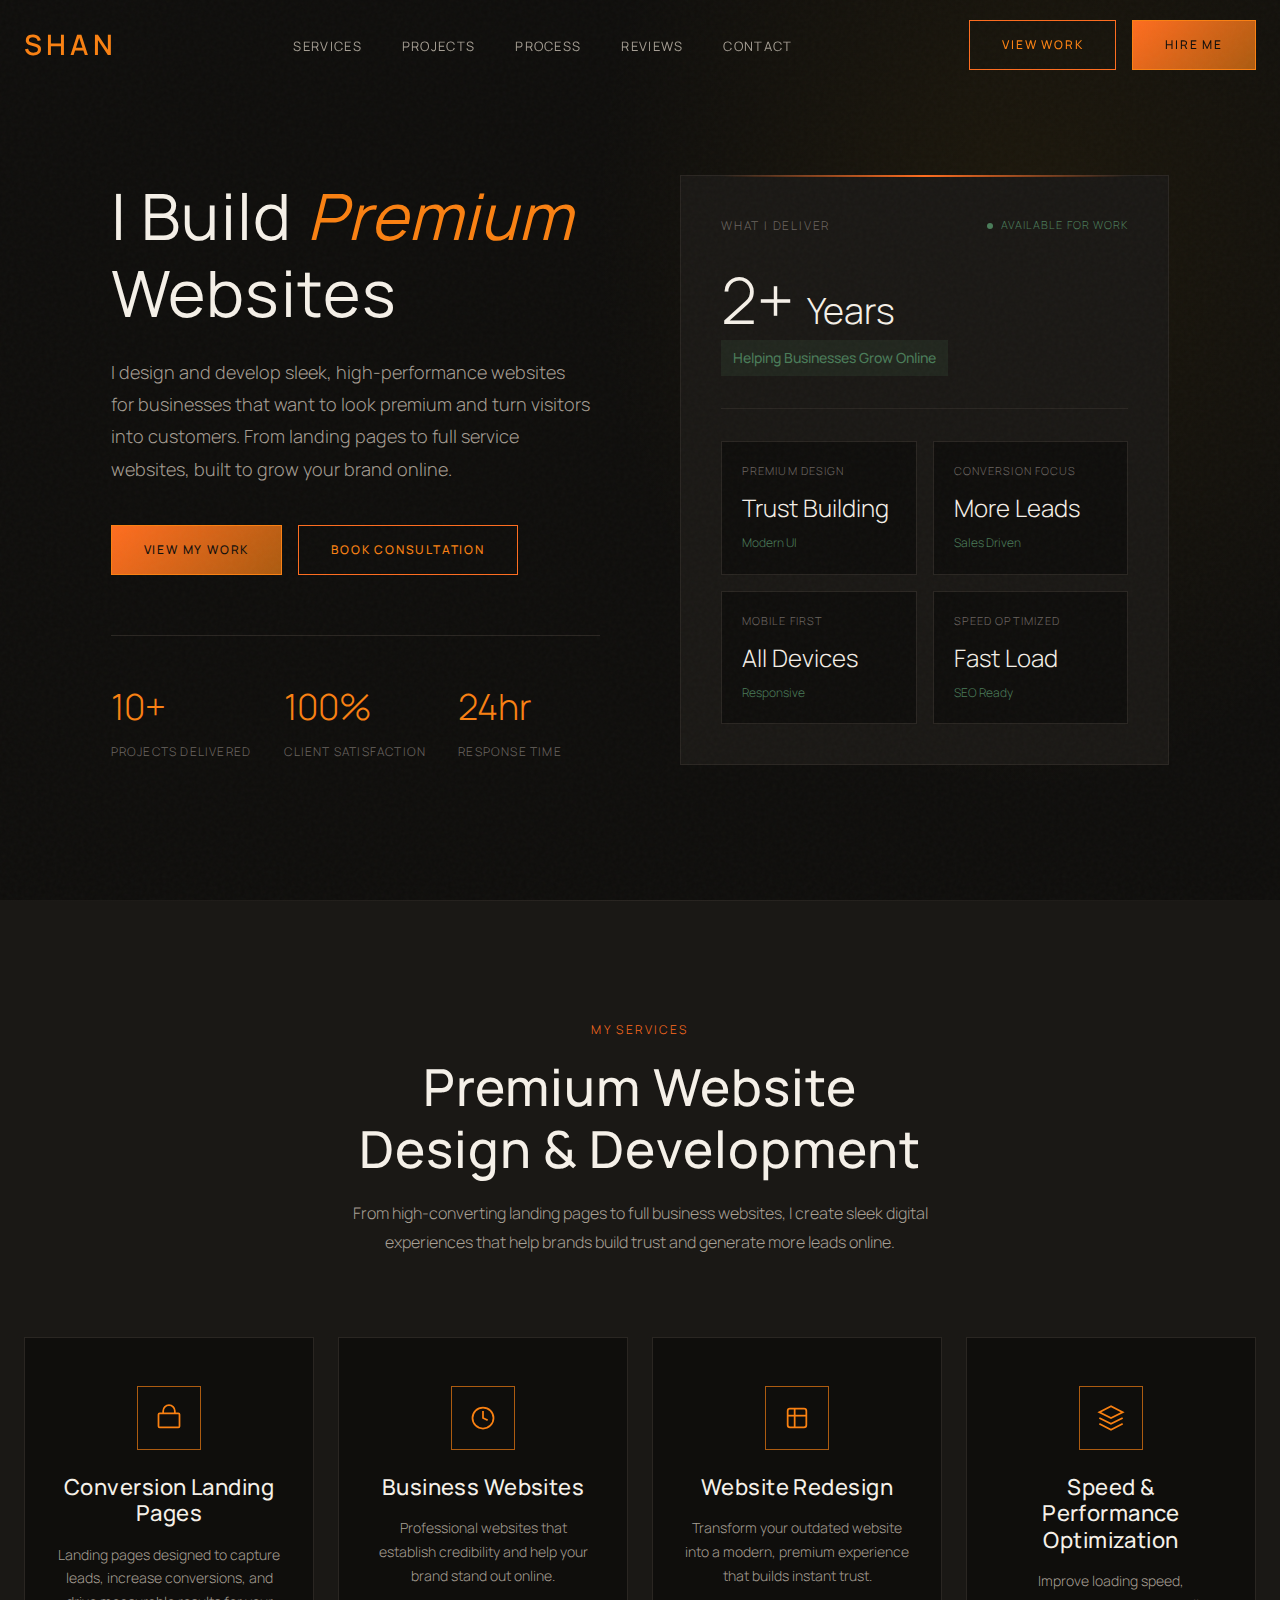
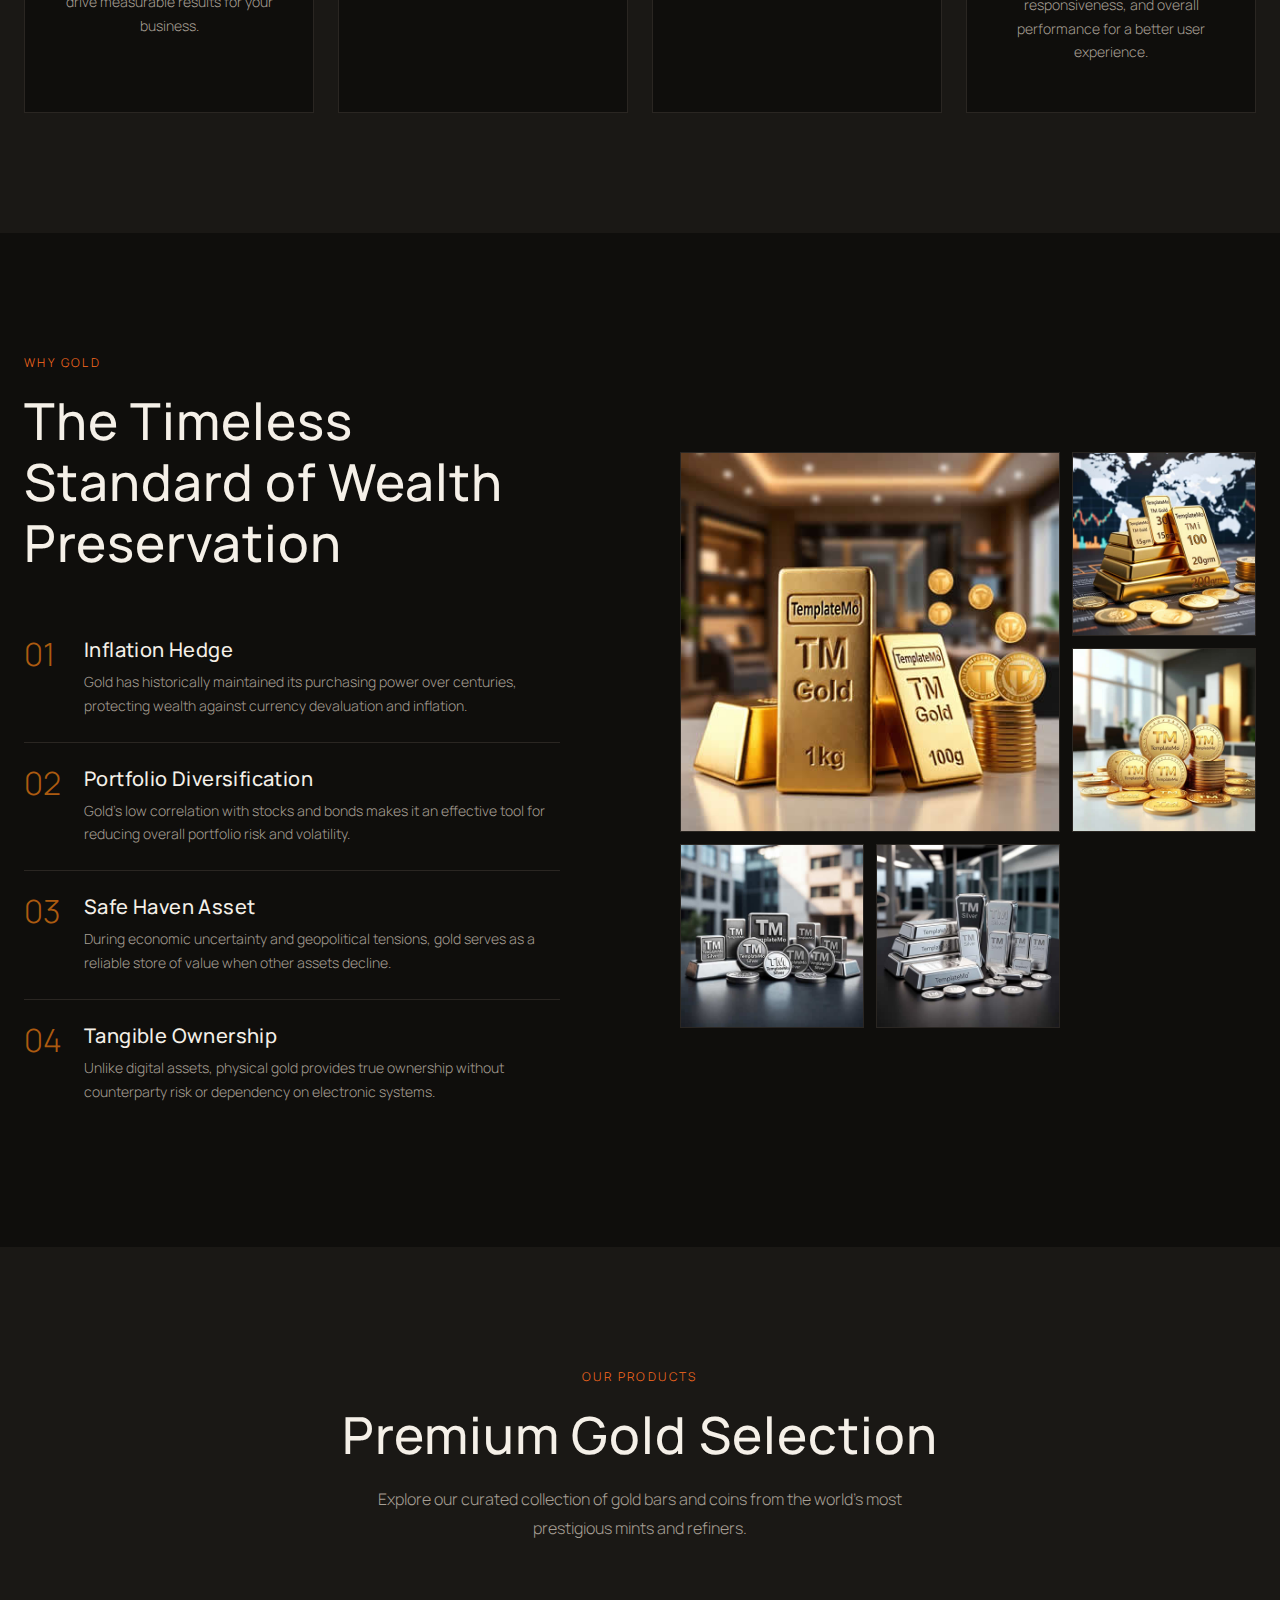
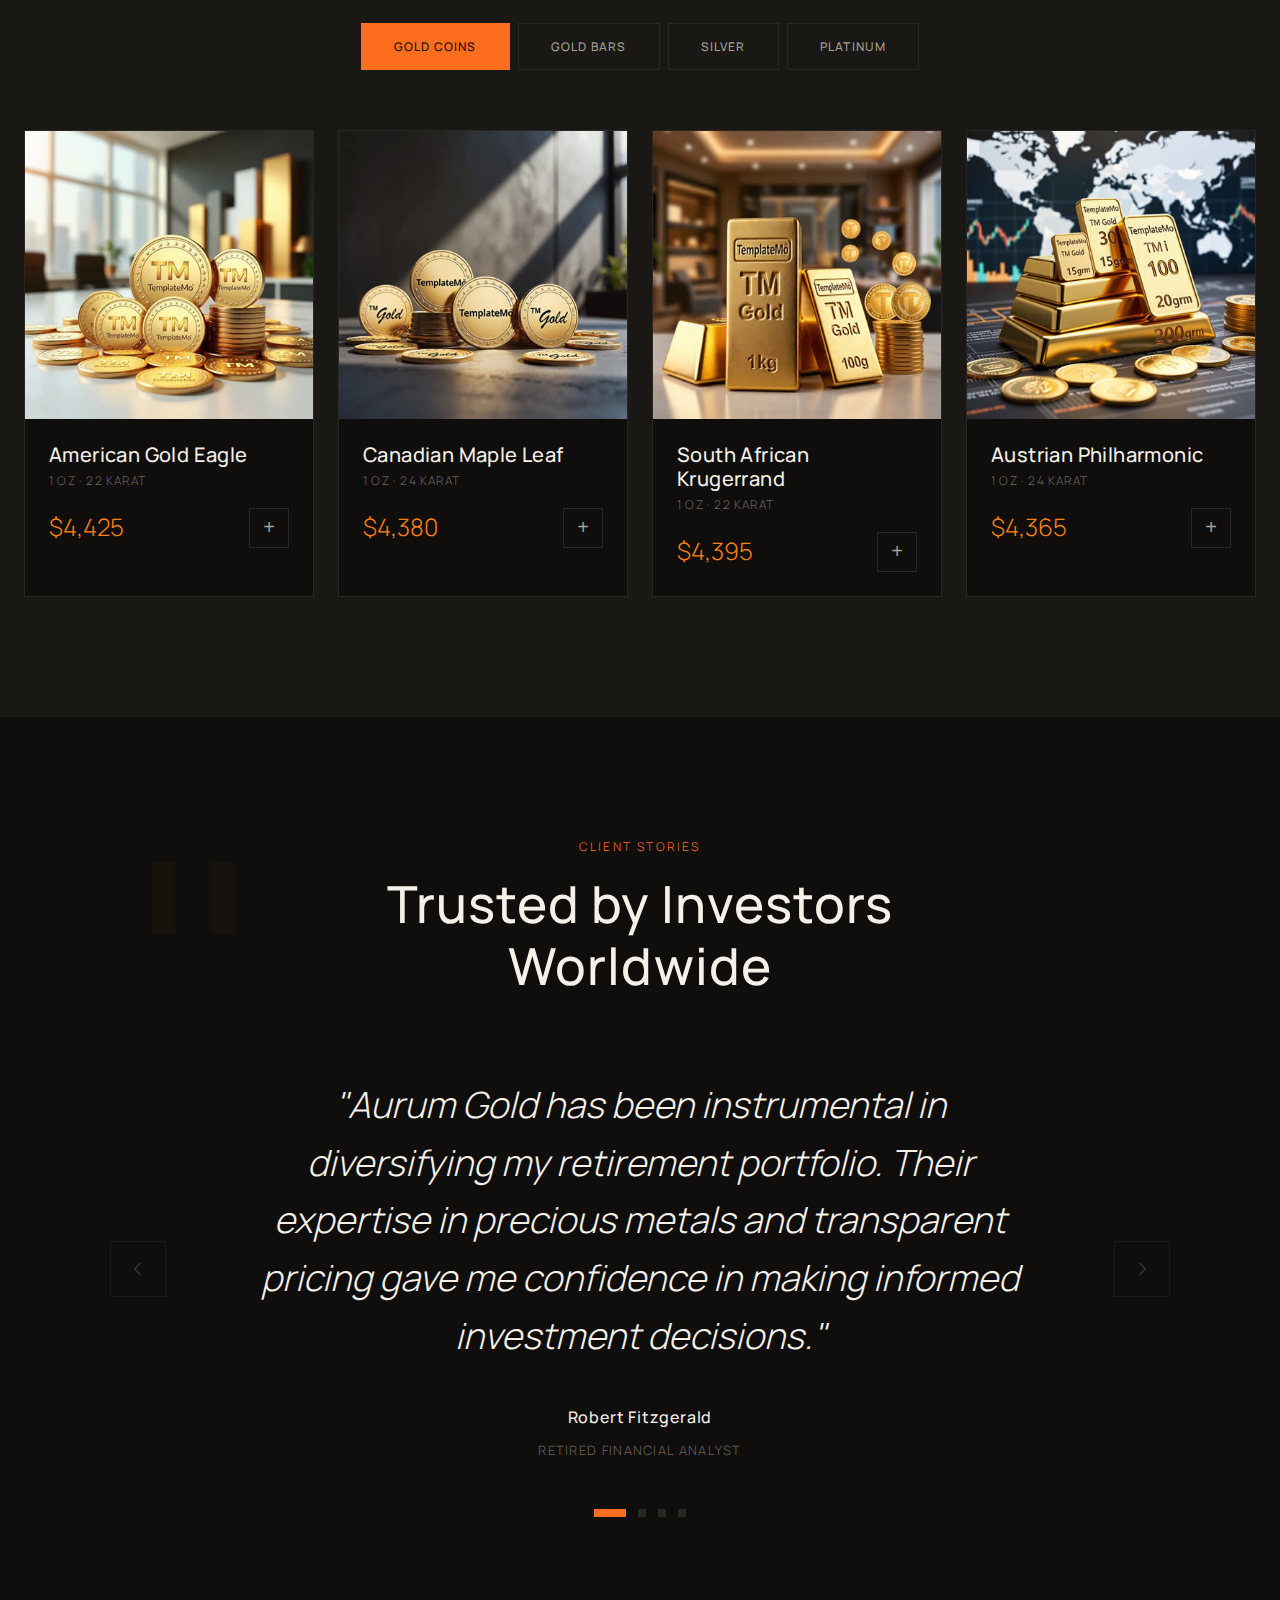
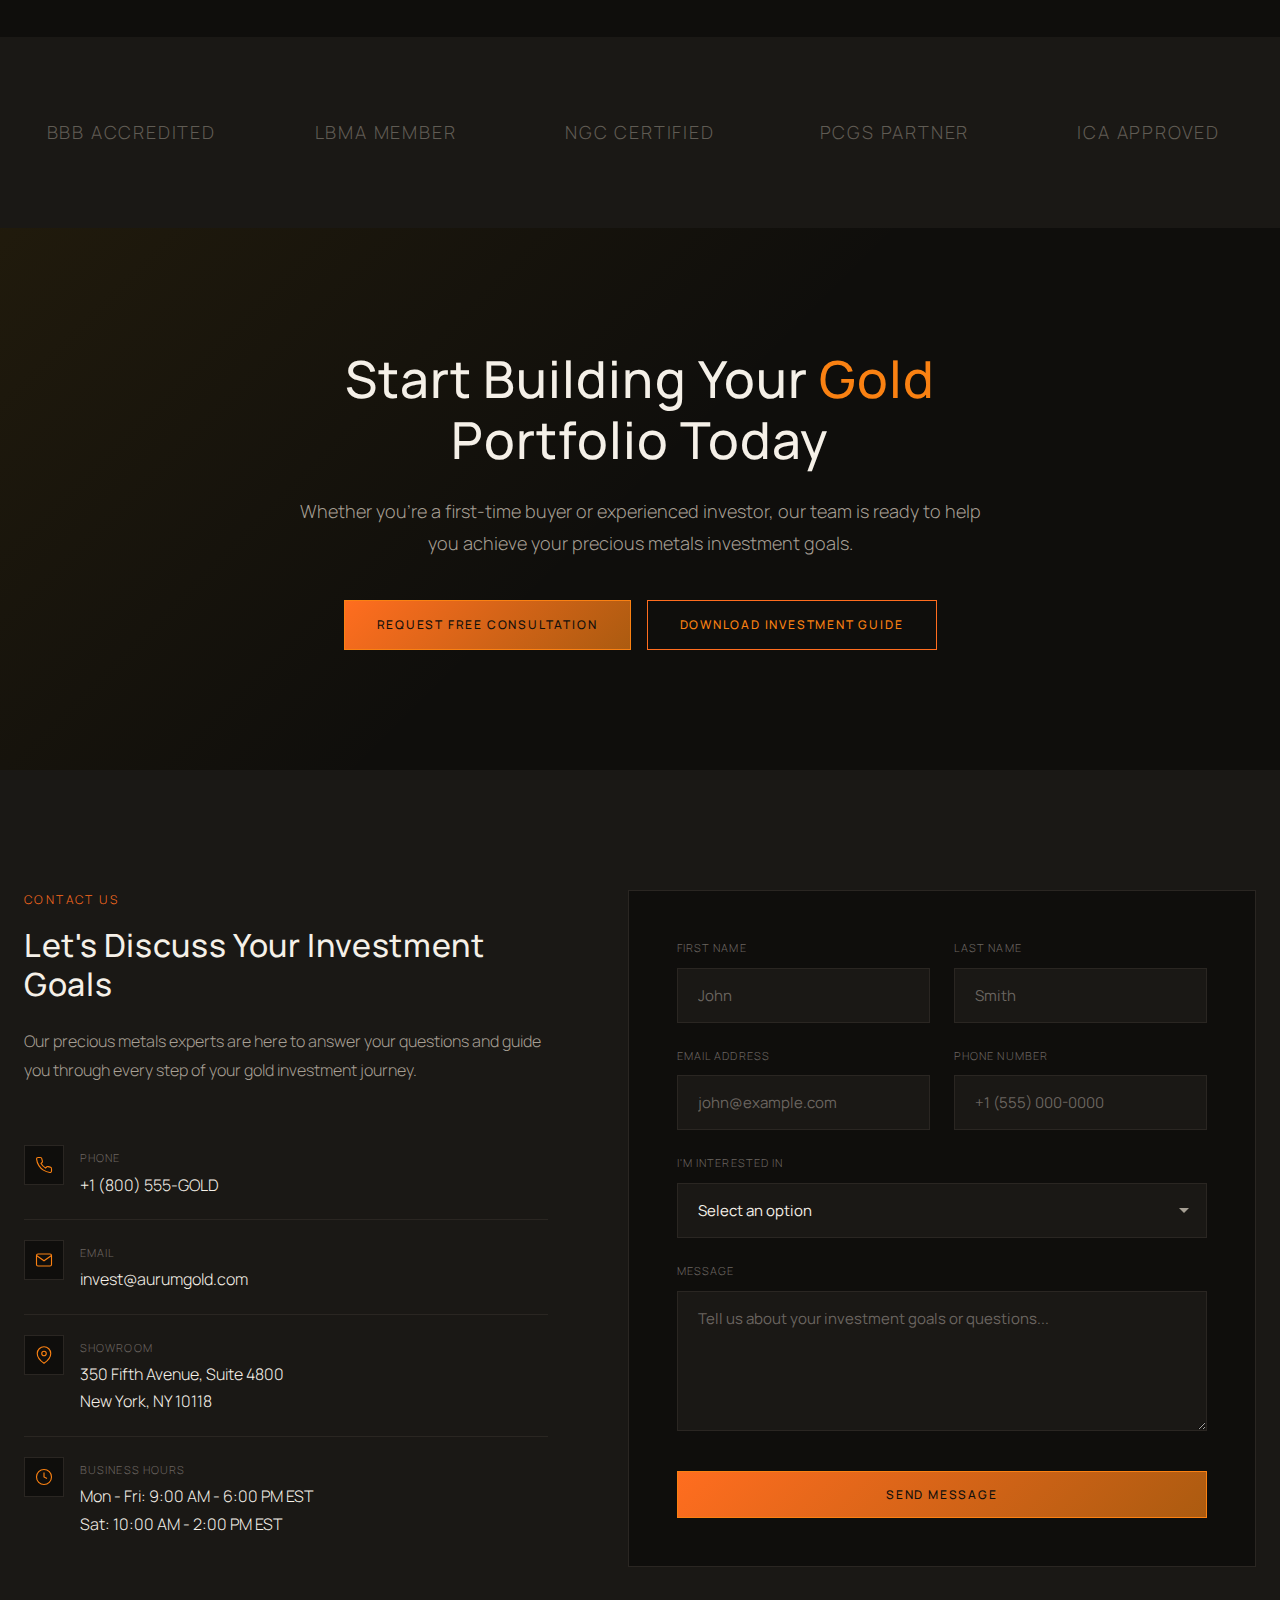
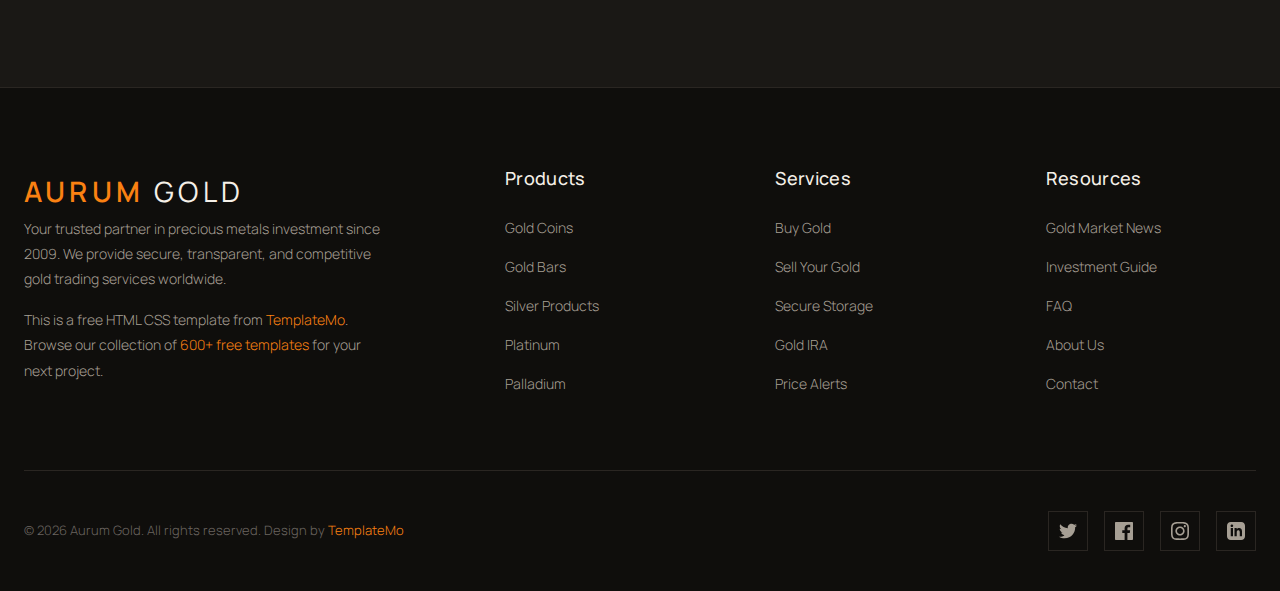
<file: index.html>
<!DOCTYPE html>
<html lang="en">

<head>
    <meta charset="UTF-8">
    <meta name="viewport" content="width=device-width, initial-scale=1.0">
    <title>Aurum Gold - Premium Gold Investment & Trading</title>
    <link rel="preconnect" href="https://fonts.googleapis.com">
    <link rel="preconnect" href="https://fonts.gstatic.com" crossorigin>
    <link
        href="https://fonts.googleapis.com/css2?family=Cormorant+Garamond:ital,wght@0,400;0,500;0,600;0,700;1,400&family=Libre+Franklin:wght@300;400;500;600&display=swap"
        rel="stylesheet">
    <link rel="stylesheet" href="templatemo-aurum-gold.css">
    <!--

TemplateMo 610 Aurum Gold

https://templatemo.com/tm-610-aurum-gold

-->
</head>

<body>
    <!-- Navigation -->
    <nav class="nav" id="navbar">
        <div class="container">
            <div class="nav-inner">
                <a href="#" class="logo">Shan</a>
                <ul class="nav-links">
                    <li><a href="#services">Services</a></li>
                    <li><a href="#projects">Projects</a></li>
                    <li><a href="#process">Process</a></li>
                    <li><a href="#testimonials">Reviews</a></li>
                    <li><a href="#contact">Contact</a></li>
                </ul>
                <div class="nav-cta">
                    <a href="#projects" class="btn btn-outline">View Work</a>
                    <a href="#contact" class="btn btn-primary">Hire Me</a>
                </div>
                <button class="mobile-menu-btn" id="mobileMenuBtn" aria-label="Open Menu">
                    <span></span>
                    <span></span>
                    <span></span>
                </button>
            </div>
        </div>
    </nav>

    <!-- Mobile Menu Overlay -->
    <div class="mobile-menu-overlay" id="mobileMenuOverlay"></div>

    <!-- Mobile Menu -->
    <div class="mobile-menu" id="mobileMenu">
        <button class="mobile-menu-close" id="mobileMenuClose" aria-label="Close Menu">
            <svg width="20" height="20" viewBox="0 0 24 24" fill="none" stroke="currentColor" stroke-width="1.5">
                <line x1="18" y1="6" x2="6" y2="18"></line>
                <line x1="6" y1="6" x2="18" y2="18"></line>
            </svg>
        </button>
        <ul class="mobile-nav-links">
            <li><a href="#services">Services</a></li>
            <li><a href="#projects">Projects</a></li>
            <li><a href="#process">Process</a></li>
            <li><a href="#testimonials">Reviews</a></li>
            <li><a href="#contact">Contact</a></li>
        </ul>

        <div class="mobile-menu-cta">
            <a href="#projects" class="btn btn-outline">View Work</a>
            <a href="#contact" class="btn btn-primary">Hire Me</a>
        </div>
    </div>

    <!-- Hero Section -->
    <section class="hero">
        <div class="container">
            <div class="hero-grid">
                <div class="hero-content">
                    <!-- <div class="hero-badge">
                        <span class="dot"></span>
                        Market Open — Trading Live
                    </div> -->
                    <h1 class="hero-title">
                        I Build <span class="gold">Premium</span><br>
                        Websites
                    </h1>

                    <p class="hero-desc">
                        I design and develop sleek, high-performance websites for businesses that want to look premium
                        and turn visitors into customers. From landing pages to full service websites, built to grow
                        your brand online.
                    </p>

                    <div class="hero-actions">
                        <a href="#projects" class="btn btn-primary">View My Work</a>
                        <a href="#contact" class="btn btn-outline">Book Consultation</a>
                    </div>

                    <div class="hero-stats">
                        <div class="stat-item">
                            <div class="stat-value">10+</div>
                            <div class="stat-label">Projects Delivered</div>
                        </div>
                        <div class="stat-item">
                            <div class="stat-value">100%</div>
                            <div class="stat-label">Client Satisfaction</div>
                        </div>
                        <div class="stat-item">
                            <div class="stat-value">24hr</div>
                            <div class="stat-label">Response Time</div>
                        </div>
                    </div>
                </div>
                <div class="hero-visual">
                    <div class="price-card">
                        <div class="price-header">
                            <span class="price-label">What I Deliver</span>
                            <span class="price-live">Available for Work</span>
                        </div>

                        <div class="price-main">
                            <div class="price-value">
                                2+ <span style="font-size: 36px;">Years</span>
                            </div>
                            <span class="price-change">
                                Helping Businesses Grow Online
                            </span>
                        </div>

                        <div class="price-metals">
                            <div class="metal-item">
                                <div class="metal-name">Premium Design</div>
                                <div class="metal-price">Trust Building</div>
                                <div class="metal-change">Modern UI</div>
                            </div>

                            <div class="metal-item">
                                <div class="metal-name">Conversion Focus</div>
                                <div class="metal-price">More Leads</div>
                                <div class="metal-change">Sales Driven</div>
                            </div>

                            <div class="metal-item">
                                <div class="metal-name">Mobile First</div>
                                <div class="metal-price">All Devices</div>
                                <div class="metal-change">Responsive</div>
                            </div>

                            <div class="metal-item">
                                <div class="metal-name">Speed Optimized</div>
                                <div class="metal-price">Fast Load</div>
                                <div class="metal-change">SEO Ready</div>
                            </div>
                        </div>
                    </div>
                </div>
            </div>
        </div>
    </section>

    <!-- Services Section -->
    <section class="services" id="services">
        <div class="container">
            <div class="section-header">
                <div class="section-label">My Services</div>
                <h2 class="section-title">Premium Website Design & Development</h2>
                <p class="section-desc">
                    From high-converting landing pages to full business websites, I create sleek digital experiences
                    that help brands build trust and generate more leads online.
                </p>
            </div>

            <div class="services-grid">

                <div class="service-card">
                    <div class="service-icon">
                        <svg width="28" height="28" viewBox="0 0 24 24" fill="none" stroke="currentColor"
                            stroke-width="1.5">
                            <rect x="3" y="8" width="18" height="12" rx="1" />
                            <path d="M7 8V6a5 5 0 0110 0v2" />
                        </svg>
                    </div>
                    <h3 class="service-title">Conversion Landing Pages</h3>
                    <p class="service-desc">
                        Landing pages designed to capture leads, increase conversions, and drive measurable results for
                        your business.
                    </p>
                </div>

                <div class="service-card">
                    <div class="service-icon">
                        <svg width="28" height="28" viewBox="0 0 24 24" fill="none" stroke="currentColor"
                            stroke-width="1.5">
                            <circle cx="12" cy="12" r="9" />
                            <path d="M12 6v6l4 2" />
                        </svg>
                    </div>
                    <h3 class="service-title">Business Websites</h3>
                    <p class="service-desc">
                        Professional websites that establish credibility and help your brand stand out online.
                    </p>
                </div>

                <div class="service-card">
                    <div class="service-icon">
                        <svg width="28" height="28" viewBox="0 0 24 24" fill="none" stroke="currentColor"
                            stroke-width="1.5">
                            <rect x="4" y="4" width="16" height="16" rx="2" />
                            <path d="M4 10h16" />
                            <path d="M10 4v16" />
                        </svg>
                    </div>
                    <h3 class="service-title">Website Redesign</h3>
                    <p class="service-desc">
                        Transform your outdated website into a modern, premium experience that builds instant trust.
                    </p>
                </div>

                <div class="service-card">
                    <div class="service-icon">
                        <svg width="28" height="28" viewBox="0 0 24 24" fill="none" stroke="currentColor"
                            stroke-width="1.5">
                            <path d="M12 2L2 7l10 5 10-5-10-5z" />
                            <path d="M2 17l10 5 10-5" />
                            <path d="M2 12l10 5 10-5" />
                        </svg>
                    </div>
                    <h3 class="service-title">Speed & Performance Optimization</h3>
                    <p class="service-desc">
                        Improve loading speed, responsiveness, and overall performance for a better user experience.
                    </p>
                </div>

            </div>
        </div>
    </section>

    <!-- Why Gold Section -->
    <section class="why-gold" id="projects">
        <div class="container">
            <div class="why-grid">
                <div class="why-content">
                    <div class="section-label">Why Gold</div>
                    <h2 class="section-title">The Timeless Standard of Wealth Preservation</h2>
                    <ul class="why-list">
                        <li class="why-item">
                            <span class="why-number">01</span>
                            <div class="why-text">
                                <h4>Inflation Hedge</h4>
                                <p>Gold has historically maintained its purchasing power over centuries, protecting
                                    wealth against currency devaluation and inflation.</p>
                            </div>
                        </li>
                        <li class="why-item">
                            <span class="why-number">02</span>
                            <div class="why-text">
                                <h4>Portfolio Diversification</h4>
                                <p>Gold's low correlation with stocks and bonds makes it an effective tool for reducing
                                    overall portfolio risk and volatility.</p>
                            </div>
                        </li>
                        <li class="why-item">
                            <span class="why-number">03</span>
                            <div class="why-text">
                                <h4>Safe Haven Asset</h4>
                                <p>During economic uncertainty and geopolitical tensions, gold serves as a reliable
                                    store of value when other assets decline.</p>
                            </div>
                        </li>
                        <li class="why-item">
                            <span class="why-number">04</span>
                            <div class="why-text">
                                <h4>Tangible Ownership</h4>
                                <p>Unlike digital assets, physical gold provides true ownership without counterparty
                                    risk or dependency on electronic systems.</p>
                            </div>
                        </li>
                    </ul>
                </div>
                <div class="why-visual">
                    <div class="why-image-grid">
                        <div class="why-thumb">
                            <img src="images/tm-gold-03.jpg" alt="Gold bars stacked">
                        </div>
                        <div class="why-thumb">
                            <img src="images/tm-gold-04.jpg" alt="Gold coins">
                        </div>
                        <div class="why-thumb">
                            <img src="images/tm-gold-01.jpg" alt="Gold investment">
                        </div>
                        <div class="why-thumb">
                            <img src="images/tm-silver-03.jpg" alt="Secure vault">
                        </div>
                        <div class="why-thumb">
                            <img src="images/tm-silver-02.jpg" alt="Silver bars">
                        </div>
                    </div>
                </div>
            </div>
        </div>
    </section>

    <!-- Products Section -->
    <section class="products" id="process">
        <div class="container">
            <div class="section-header">
                <div class="section-label">Our Products</div>
                <h2 class="section-title">Premium Gold Selection</h2>
                <p class="section-desc">Explore our curated collection of gold bars and coins from the world's most
                    prestigious mints and refiners.</p>
            </div>
            <div class="products-tabs">
                <button class="tab-btn active" data-tab="coins">Gold Coins</button>
                <button class="tab-btn" data-tab="bars">Gold Bars</button>
                <button class="tab-btn" data-tab="silver">Silver</button>
                <button class="tab-btn" data-tab="platinum">Platinum</button>
            </div>

            <!-- Gold Coins Tab -->
            <div class="products-tab-content active" id="tab-coins">
                <div class="product-card">
                    <div class="product-image">
                        <img src="images/tm-gold-01.jpg" alt="American Gold Eagle Coin">
                    </div>
                    <div class="product-info">
                        <h3 class="product-name">American Gold Eagle</h3>
                        <div class="product-weight">1 oz · 22 Karat</div>
                        <div class="product-footer">
                            <span class="product-price">$4,425</span>
                            <button class="product-btn">+</button>
                        </div>
                    </div>
                </div>
                <div class="product-card">
                    <div class="product-image">
                        <img src="images/tm-gold-02.jpg" alt="Canadian Maple Leaf Coin">
                    </div>
                    <div class="product-info">
                        <h3 class="product-name">Canadian Maple Leaf</h3>
                        <div class="product-weight">1 oz · 24 Karat</div>
                        <div class="product-footer">
                            <span class="product-price">$4,380</span>
                            <button class="product-btn">+</button>
                        </div>
                    </div>
                </div>
                <div class="product-card">
                    <div class="product-image">
                        <img src="images/tm-gold-03.jpg" alt="South African Krugerrand">
                    </div>
                    <div class="product-info">
                        <h3 class="product-name">South African Krugerrand</h3>
                        <div class="product-weight">1 oz · 22 Karat</div>
                        <div class="product-footer">
                            <span class="product-price">$4,395</span>
                            <button class="product-btn">+</button>
                        </div>
                    </div>
                </div>
                <div class="product-card">
                    <div class="product-image">
                        <img src="images/tm-gold-04.jpg" alt="Austrian Philharmonic">
                    </div>
                    <div class="product-info">
                        <h3 class="product-name">Austrian Philharmonic</h3>
                        <div class="product-weight">1 oz · 24 Karat</div>
                        <div class="product-footer">
                            <span class="product-price">$4,365</span>
                            <button class="product-btn">+</button>
                        </div>
                    </div>
                </div>
            </div>

            <!-- Gold Bars Tab -->
            <div class="products-tab-content" id="tab-bars">
                <div class="product-card">
                    <div class="product-image">
                        <img src="images/tm-gold-04.jpg" alt="PAMP Suisse Gold Bar">
                    </div>
                    <div class="product-info">
                        <h3 class="product-name">PAMP Suisse Bar</h3>
                        <div class="product-weight">1 oz · 999.9 Fine</div>
                        <div class="product-footer">
                            <span class="product-price">$4,340</span>
                            <button class="product-btn">+</button>
                        </div>
                    </div>
                </div>
                <div class="product-card">
                    <div class="product-image">
                        <img src="images/tm-gold-03.jpg" alt="Credit Suisse Gold Bar">
                    </div>
                    <div class="product-info">
                        <h3 class="product-name">Credit Suisse Bar</h3>
                        <div class="product-weight">1 oz · 999.9 Fine</div>
                        <div class="product-footer">
                            <span class="product-price">$4,335</span>
                            <button class="product-btn">+</button>
                        </div>
                    </div>
                </div>
                <div class="product-card">
                    <div class="product-image">
                        <img src="images/tm-gold-02.jpg" alt="Perth Mint Gold Bar">
                    </div>
                    <div class="product-info">
                        <h3 class="product-name">Perth Mint Bar</h3>
                        <div class="product-weight">10 oz · 999.9 Fine</div>
                        <div class="product-footer">
                            <span class="product-price">$43,250</span>
                            <button class="product-btn">+</button>
                        </div>
                    </div>
                </div>
                <div class="product-card">
                    <div class="product-image">
                        <img src="images/tm-gold-01.jpg" alt="Valcambi Gold Bar">
                    </div>
                    <div class="product-info">
                        <h3 class="product-name">Valcambi CombiBar</h3>
                        <div class="product-weight">50 x 1g · 999.9 Fine</div>
                        <div class="product-footer">
                            <span class="product-price">$4,580</span>
                            <button class="product-btn">+</button>
                        </div>
                    </div>
                </div>
            </div>

            <!-- Silver Tab -->
            <div class="products-tab-content" id="tab-silver">
                <div class="product-card">
                    <div class="product-image">
                        <img src="images/tm-silver-01.jpg" alt="American Silver Eagle">
                    </div>
                    <div class="product-info">
                        <h3 class="product-name">American Silver Eagle</h3>
                        <div class="product-weight">1 oz · 99.9% Pure</div>
                        <div class="product-footer">
                            <span class="product-price">$38.50</span>
                            <button class="product-btn">+</button>
                        </div>
                    </div>
                </div>
                <div class="product-card">
                    <div class="product-image">
                        <img src="images/tm-silver-02.jpg" alt="Canadian Silver Maple">
                    </div>
                    <div class="product-info">
                        <h3 class="product-name">Canadian Silver Maple</h3>
                        <div class="product-weight">1 oz · 99.99% Pure</div>
                        <div class="product-footer">
                            <span class="product-price">$36.80</span>
                            <button class="product-btn">+</button>
                        </div>
                    </div>
                </div>
                <div class="product-card">
                    <div class="product-image">
                        <img src="images/tm-silver-03.jpg" alt="Silver Bar">
                    </div>
                    <div class="product-info">
                        <h3 class="product-name">PAMP Silver Bar</h3>
                        <div class="product-weight">10 oz · 999 Fine</div>
                        <div class="product-footer">
                            <span class="product-price">$345.00</span>
                            <button class="product-btn">+</button>
                        </div>
                    </div>
                </div>
                <div class="product-card">
                    <div class="product-image">
                        <img src="images/tm-silver-04.jpg" alt="Silver Britannia">
                    </div>
                    <div class="product-info">
                        <h3 class="product-name">British Britannia</h3>
                        <div class="product-weight">1 oz · 99.9% Pure</div>
                        <div class="product-footer">
                            <span class="product-price">$37.25</span>
                            <button class="product-btn">+</button>
                        </div>
                    </div>
                </div>
            </div>

            <!-- Platinum Tab -->
            <div class="products-tab-content" id="tab-platinum">
                <div class="product-card">
                    <div class="product-image">
                        <img src="images/tm-silver-02.jpg" alt="American Platinum Eagle">
                    </div>
                    <div class="product-info">
                        <h3 class="product-name">American Platinum Eagle</h3>
                        <div class="product-weight">1 oz · 99.95% Pure</div>
                        <div class="product-footer">
                            <span class="product-price">$1,085</span>
                            <button class="product-btn">+</button>
                        </div>
                    </div>
                </div>
                <div class="product-card">
                    <div class="product-image">
                        <img src="images/tm-silver-03.jpg" alt="Canadian Platinum Maple">
                    </div>
                    <div class="product-info">
                        <h3 class="product-name">Canadian Platinum Maple</h3>
                        <div class="product-weight">1 oz · 99.95% Pure</div>
                        <div class="product-footer">
                            <span class="product-price">$1,065</span>
                            <button class="product-btn">+</button>
                        </div>
                    </div>
                </div>
                <div class="product-card">
                    <div class="product-image">
                        <img src="images/tm-silver-04.jpg" alt="Platinum Bar">
                    </div>
                    <div class="product-info">
                        <h3 class="product-name">PAMP Platinum Bar</h3>
                        <div class="product-weight">1 oz · 999.5 Fine</div>
                        <div class="product-footer">
                            <span class="product-price">$1,055</span>
                            <button class="product-btn">+</button>
                        </div>
                    </div>
                </div>
                <div class="product-card">
                    <div class="product-image">
                        <img src="images/tm-silver-01.jpg" alt="Australian Platinum Koala">
                    </div>
                    <div class="product-info">
                        <h3 class="product-name">Australian Platinum Koala</h3>
                        <div class="product-weight">1 oz · 99.95% Pure</div>
                        <div class="product-footer">
                            <span class="product-price">$1,095</span>
                            <button class="product-btn">+</button>
                        </div>
                    </div>
                </div>
            </div>
        </div>
    </section>

    <!-- Testimonials -->
    <section class="testimonials" id="testimonials">
        <div class="container">
            <div class="section-header">
                <div class="section-label">Client Stories</div>
                <h2 class="section-title">Trusted by Investors Worldwide</h2>
            </div>
            <div class="testimonials-wrapper">
                <div class="testimonials-slider">
                    <div class="testimonials-track" id="testimonialsTrack">
                        <div class="testimonial-item">
                            <p class="testimonial-text">"Aurum Gold has been instrumental in diversifying my retirement
                                portfolio. Their expertise in precious metals and transparent pricing gave me confidence
                                in making informed investment decisions."</p>
                            <div class="testimonial-author">
                                <span class="author-name">Robert Fitzgerald</span>
                                <span class="author-title">Retired Financial Analyst</span>
                            </div>
                        </div>
                        <div class="testimonial-item">
                            <p class="testimonial-text">"The team's knowledge and professionalism exceeded my
                                expectations. From my first purchase to setting up secure storage, every step was
                                handled with care. Highly recommend for serious investors."</p>
                            <div class="testimonial-author">
                                <span class="author-name">Margaret Chen</span>
                                <span class="author-title">Private Investor</span>
                            </div>
                        </div>
                        <div class="testimonial-item">
                            <p class="testimonial-text">"I was new to precious metals investing, and Aurum Gold made the
                                process incredibly simple. Their educational resources and patient advisors helped me
                                build a solid gold portfolio over time."</p>
                            <div class="testimonial-author">
                                <span class="author-name">David Morrison</span>
                                <span class="author-title">Business Owner</span>
                            </div>
                        </div>
                        <div class="testimonial-item">
                            <p class="testimonial-text">"What sets Aurum apart is their commitment to client
                                relationships. They're not just selling gold — they're helping build generational
                                wealth. My family has worked with them for over a decade."</p>
                            <div class="testimonial-author">
                                <span class="author-name">Elizabeth Parker</span>
                                <span class="author-title">Estate Planner</span>
                            </div>
                        </div>
                    </div>
                </div>
                <div class="testimonial-nav">
                    <button class="testimonial-arrow prev" id="testimonialPrev" aria-label="Previous testimonial">
                        <svg viewBox="0 0 24 24" fill="none" stroke="currentColor" stroke-width="1.5">
                            <path d="M15 19l-7-7 7-7" />
                        </svg>
                    </button>
                    <button class="testimonial-arrow next" id="testimonialNext" aria-label="Next testimonial">
                        <svg viewBox="0 0 24 24" fill="none" stroke="currentColor" stroke-width="1.5">
                            <path d="M9 5l7 7-7 7" />
                        </svg>
                    </button>
                </div>
            </div>
            <div class="testimonial-dots" id="testimonialDots">
                <span class="dot active" data-index="0"></span>
                <span class="dot" data-index="1"></span>
                <span class="dot" data-index="2"></span>
                <span class="dot" data-index="3"></span>
            </div>
        </div>
    </section>

    <!-- Trust Section -->
    <section class="trust">
        <div class="container">
            <div class="trust-grid">
                <div class="trust-item">
                    <div class="trust-logo">BBB Accredited</div>
                </div>
                <div class="trust-item">
                    <div class="trust-logo">LBMA Member</div>
                </div>
                <div class="trust-item">
                    <div class="trust-logo">NGC Certified</div>
                </div>
                <div class="trust-item">
                    <div class="trust-logo">PCGS Partner</div>
                </div>
                <div class="trust-item">
                    <div class="trust-logo">ICA Approved</div>
                </div>
            </div>
        </div>
    </section>

    <!-- CTA Section -->
    <section class="cta">
        <div class="container">
            <div class="cta-inner">
                <h2 class="cta-title">Start Building Your <span class="gold">Gold</span> Portfolio Today</h2>
                <p class="cta-desc">Whether you're a first-time buyer or experienced investor, our team is ready to help
                    you achieve your precious metals investment goals.</p>
                <div class="cta-actions">
                    <a href="#contact" class="btn btn-primary">Request Free Consultation</a>
                    <a href="#" class="btn btn-outline">Download Investment Guide</a>
                </div>
            </div>
        </div>
    </section>

    <!-- Contact Section -->
    <section class="contact" id="contact">
        <div class="container">
            <div class="contact-grid">
                <div class="contact-info">
                    <div class="section-label">Contact Us</div>
                    <h3>Let's Discuss Your Investment Goals</h3>
                    <p>Our precious metals experts are here to answer your questions and guide you through every step of
                        your gold investment journey.</p>
                    <ul class="contact-details">
                        <li>
                            <div class="contact-icon">
                                <svg width="18" height="18" viewBox="0 0 24 24" fill="none" stroke="currentColor"
                                    stroke-width="1.5">
                                    <path
                                        d="M22 16.92v3a2 2 0 01-2.18 2 19.79 19.79 0 01-8.63-3.07 19.5 19.5 0 01-6-6 19.79 19.79 0 01-3.07-8.67A2 2 0 014.11 2h3a2 2 0 012 1.72 12.84 12.84 0 00.7 2.81 2 2 0 01-.45 2.11L8.09 9.91a16 16 0 006 6l1.27-1.27a2 2 0 012.11-.45 12.84 12.84 0 002.81.7A2 2 0 0122 16.92z" />
                                </svg>
                            </div>
                            <div class="contact-text">
                                <div class="contact-label">Phone</div>
                                <div class="contact-value">+1 (800) 555-GOLD</div>
                            </div>
                        </li>
                        <li>
                            <div class="contact-icon">
                                <svg width="18" height="18" viewBox="0 0 24 24" fill="none" stroke="currentColor"
                                    stroke-width="1.5">
                                    <path
                                        d="M4 4h16c1.1 0 2 .9 2 2v12c0 1.1-.9 2-2 2H4c-1.1 0-2-.9-2-2V6c0-1.1.9-2 2-2z" />
                                    <polyline points="22,6 12,13 2,6" />
                                </svg>
                            </div>
                            <div class="contact-text">
                                <div class="contact-label">Email</div>
                                <div class="contact-value">invest@aurumgold.com</div>
                            </div>
                        </li>
                        <li>
                            <div class="contact-icon">
                                <svg width="18" height="18" viewBox="0 0 24 24" fill="none" stroke="currentColor"
                                    stroke-width="1.5">
                                    <path d="M21 10c0 7-9 13-9 13s-9-6-9-13a9 9 0 0118 0z" />
                                    <circle cx="12" cy="10" r="3" />
                                </svg>
                            </div>
                            <div class="contact-text">
                                <div class="contact-label">Showroom</div>
                                <div class="contact-value">350 Fifth Avenue, Suite 4800<br>New York, NY 10118</div>
                            </div>
                        </li>
                        <li>
                            <div class="contact-icon">
                                <svg width="18" height="18" viewBox="0 0 24 24" fill="none" stroke="currentColor"
                                    stroke-width="1.5">
                                    <circle cx="12" cy="12" r="10" />
                                    <polyline points="12 6 12 12 16 14" />
                                </svg>
                            </div>
                            <div class="contact-text">
                                <div class="contact-label">Business Hours</div>
                                <div class="contact-value">Mon - Fri: 9:00 AM - 6:00 PM EST<br>Sat: 10:00 AM - 2:00 PM
                                    EST</div>
                            </div>
                        </li>
                    </ul>
                </div>
                <div class="contact-form-wrapper">
                    <form class="contact-form" id="contactForm">
                        <div class="form-row">
                            <div class="form-group" style="margin-bottom: 0;">
                                <label class="form-label">First Name</label>
                                <input type="text" class="form-input" placeholder="John" required>
                            </div>
                            <div class="form-group" style="margin-bottom: 0;">
                                <label class="form-label">Last Name</label>
                                <input type="text" class="form-input" placeholder="Smith" required>
                            </div>
                        </div>
                        <div class="form-row">
                            <div class="form-group" style="margin-bottom: 0;">
                                <label class="form-label">Email Address</label>
                                <input type="email" class="form-input" placeholder="john@example.com" required>
                            </div>
                            <div class="form-group" style="margin-bottom: 0;">
                                <label class="form-label">Phone Number</label>
                                <input type="tel" class="form-input" placeholder="+1 (555) 000-0000">
                            </div>
                        </div>
                        <div class="form-group">
                            <label class="form-label">I'm interested in</label>
                            <select class="form-select" required>
                                <option value="">Select an option</option>
                                <option value="buy">Buying Gold</option>
                                <option value="sell">Selling Gold</option>
                                <option value="storage">Storage Services</option>
                                <option value="ira">Gold IRA</option>
                                <option value="other">Other</option>
                            </select>
                        </div>
                        <div class="form-group">
                            <label class="form-label">Message</label>
                            <textarea class="form-textarea"
                                placeholder="Tell us about your investment goals or questions..."></textarea>
                        </div>
                        <button type="submit" class="btn btn-primary form-submit">Send Message</button>
                    </form>
                </div>
            </div>
        </div>
    </section>

    <!-- Footer -->
    <footer class="footer">
        <div class="container">
            <div class="footer-grid">
                <div class="footer-brand">
                    <a href="#" class="logo">Aurum <span>Gold</span></a>
                    <p>Your trusted partner in precious metals investment since 2009. We provide secure, transparent,
                        and competitive gold trading services worldwide.</p>
                    <p style="margin-top: 16px;">This is a free HTML CSS template from <a href="https://templatemo.com"
                            target="_blank" rel="noopener" style="color: var(--gold-light);">TemplateMo</a>. Browse our
                        collection of <a href="templatemo.html" style="color: var(--gold-light);">600+ free
                            templates</a> for your next project.</p>
                </div>
                <div class="footer-col">
                    <h4 class="footer-title">Products</h4>
                    <ul class="footer-links">
                        <li><a href="#">Gold Coins</a></li>
                        <li><a href="#">Gold Bars</a></li>
                        <li><a href="#">Silver Products</a></li>
                        <li><a href="#">Platinum</a></li>
                        <li><a href="#">Palladium</a></li>
                    </ul>
                </div>
                <div class="footer-col">
                    <h4 class="footer-title">Services</h4>
                    <ul class="footer-links">
                        <li><a href="#">Buy Gold</a></li>
                        <li><a href="#">Sell Your Gold</a></li>
                        <li><a href="#">Secure Storage</a></li>
                        <li><a href="#">Gold IRA</a></li>
                        <li><a href="#">Price Alerts</a></li>
                    </ul>
                </div>
                <div class="footer-col">
                    <h4 class="footer-title">Resources</h4>
                    <ul class="footer-links">
                        <li><a href="#">Gold Market News</a></li>
                        <li><a href="#">Investment Guide</a></li>
                        <li><a href="#">FAQ</a></li>
                        <li><a href="#">About Us</a></li>
                        <li><a href="#">Contact</a></li>
                    </ul>
                </div>
            </div>
            <div class="footer-bottom">
                <p class="footer-copy">&copy; 2026 Aurum Gold. All rights reserved. Design by <a
                        href="https://templatemo.com" target="_blank" style="color: var(--gold-light);">TemplateMo</a>
                </p>
                <div class="footer-socials">
                    <a href="https://x.com/minthu" target="_blank" class="social-link">
                        <svg width="18" height="18" viewBox="0 0 24 24" fill="currentColor">
                            <path
                                d="M24 4.557c-.883.392-1.832.656-2.828.775 1.017-.609 1.798-1.574 2.165-2.724-.951.564-2.005.974-3.127 1.195-.897-.957-2.178-1.555-3.594-1.555-3.179 0-5.515 2.966-4.797 6.045-4.091-.205-7.719-2.165-10.148-5.144-1.29 2.213-.669 5.108 1.523 6.574-.806-.026-1.566-.247-2.229-.616-.054 2.281 1.581 4.415 3.949 4.89-.693.188-1.452.232-2.224.084.626 1.956 2.444 3.379 4.6 3.419-2.07 1.623-4.678 2.348-7.29 2.04 2.179 1.397 4.768 2.212 7.548 2.212 9.142 0 14.307-7.721 13.995-14.646.962-.695 1.797-1.562 2.457-2.549z" />
                        </svg>
                    </a>
                    <a href="https://www.facebook.com/templatemo" target="_blank" class="social-link">
                        <svg width="18" height="18" viewBox="0 0 24 24" fill="currentColor">
                            <path
                                d="M22.675 0h-21.35c-.732 0-1.325.593-1.325 1.325v21.351c0 .731.593 1.324 1.325 1.324h11.495v-9.294h-3.128v-3.622h3.128v-2.671c0-3.1 1.893-4.788 4.659-4.788 1.325 0 2.463.099 2.795.143v3.24l-1.918.001c-1.504 0-1.795.715-1.795 1.763v2.313h3.587l-.467 3.622h-3.12v9.293h6.116c.73 0 1.323-.593 1.323-1.325v-21.35c0-.732-.593-1.325-1.325-1.325z" />
                        </svg>
                    </a>
                    <a href="#" class="social-link">
                        <svg width="18" height="18" viewBox="0 0 24 24" fill="currentColor">
                            <path
                                d="M12 2.163c3.204 0 3.584.012 4.85.07 3.252.148 4.771 1.691 4.919 4.919.058 1.265.069 1.645.069 4.849 0 3.205-.012 3.584-.069 4.849-.149 3.225-1.664 4.771-4.919 4.919-1.266.058-1.644.07-4.85.07-3.204 0-3.584-.012-4.849-.07-3.26-.149-4.771-1.699-4.919-4.92-.058-1.265-.07-1.644-.07-4.849 0-3.204.013-3.583.07-4.849.149-3.227 1.664-4.771 4.919-4.919 1.266-.057 1.645-.069 4.849-.069zm0-2.163c-3.259 0-3.667.014-4.947.072-4.358.2-6.78 2.618-6.98 6.98-.059 1.281-.073 1.689-.073 4.948 0 3.259.014 3.668.072 4.948.2 4.358 2.618 6.78 6.98 6.98 1.281.058 1.689.072 4.948.072 3.259 0 3.668-.014 4.948-.072 4.354-.2 6.782-2.618 6.979-6.98.059-1.28.073-1.689.073-4.948 0-3.259-.014-3.667-.072-4.947-.196-4.354-2.617-6.78-6.979-6.98-1.281-.059-1.69-.073-4.949-.073zm0 5.838c-3.403 0-6.162 2.759-6.162 6.162s2.759 6.163 6.162 6.163 6.162-2.759 6.162-6.163c0-3.403-2.759-6.162-6.162-6.162zm0 10.162c-2.209 0-4-1.79-4-4 0-2.209 1.791-4 4-4s4 1.791 4 4c0 2.21-1.791 4-4 4zm6.406-11.845c-.796 0-1.441.645-1.441 1.44s.645 1.44 1.441 1.44c.795 0 1.439-.645 1.439-1.44s-.644-1.44-1.439-1.44z" />
                        </svg>
                    </a>
                    <a href="#" class="social-link">
                        <svg width="18" height="18" viewBox="0 0 24 24" fill="currentColor">
                            <path
                                d="M19 0h-14c-2.761 0-5 2.239-5 5v14c0 2.761 2.239 5 5 5h14c2.762 0 5-2.239 5-5v-14c0-2.761-2.238-5-5-5zm-11 19h-3v-11h3v11zm-1.5-12.268c-.966 0-1.75-.79-1.75-1.764s.784-1.764 1.75-1.764 1.75.79 1.75 1.764-.783 1.764-1.75 1.764zm13.5 12.268h-3v-5.604c0-3.368-4-3.113-4 0v5.604h-3v-11h3v1.765c1.396-2.586 7-2.777 7 2.476v6.759z" />
                        </svg>
                    </a>
                </div>
            </div>
        </div>
    </footer>

    <script src="templatemo-aurum-script.js"></script>
</body>

</html>
</file>
<file: templatemo-aurum-gold.css>
@charset "utf-8";
/* CSS Document */

@import url('https://fonts.googleapis.com/css2?family=Manrope:wght@200..800&display=swap');

:root {
	--gold-primary: #FF6D1F;
	--gold-light: #FA8112;
	--gold-dark: #ac5b10;
	--gold-accent: #FFFFFF;
	--bg-dark: #0F0E0C;
	--bg-card: #1A1815;
	--bg-card-hover: #252119;
	--text-primary: #F5F0E8;
	--text-secondary: #A69F94;
	--text-muted: #6B6560;
	--border-color: #2A2622;
	--success: #4A7C59;
	--danger: #8B3A3A;
}
/* .manrope-<uniquifier> {
  font-family: "Manrope", sans-serif;
  font-optical-sizing: auto;
  font-weight: <weight>;
  font-style: normal;
} */
* {
	margin: 0;
	padding: 0;
	box-sizing: border-box;
}

html {
	scroll-behavior: smooth;
}

body {
	font-family: "Manrope", sans-serif;
	background-color: var(--bg-dark);
	color: var(--text-primary);
	line-height: 1.7;
	font-weight: 300;
	overflow-x: hidden;
}

/* Noise texture overlay */
body::before {
	content: '';
	position: fixed;
	top: 0;
	left: 0;
	width: 100%;
	height: 100%;
	pointer-events: none;
	opacity: 0.03;
	z-index: 9999;
	background-image: url("data:image/svg+xml,%3Csvg viewBox='0 0 256 256' xmlns='http://www.w3.org/2000/svg'%3E%3Cfilter id='noise'%3E%3CfeTurbulence type='fractalNoise' baseFrequency='0.9' numOctaves='4' stitchTiles='stitch'/%3E%3C/filter%3E%3Crect width='100%25' height='100%25' filter='url(%23noise)'/%3E%3C/svg%3E");
}

h1,
h2,
h3,
h4,
h5,
h6 {
	font-family: "Manrope", sans-serif;
	font-weight: 500;
	line-height: 1.2;
	letter-spacing: 0.02em;
}

a {
	color: inherit;
	text-decoration: none;
	transition: color 0.3s ease;
}

img {
	max-width: 100%;
	height: auto;
}

.container {
	max-width: 1280px;
	margin: 0 auto;
	padding: 0 24px;
}

/* Navigation */
.nav {
	position: fixed;
	top: 0;
	left: 0;
	right: 0;
	z-index: 1000;
	padding: 20px 0;
	transition: all 0.4s ease;
}

.nav.scrolled {
	background: rgba(15, 14, 12, 0.95);
	backdrop-filter: blur(20px);
	padding: 14px 0;
	border-bottom: 1px solid var(--border-color);
}

.nav-inner {
	display: flex;
	align-items: center;
	justify-content: space-between;
}

.logo {
	font-family: "Manrope", sans-serif;
	font-size: 28px;
	font-weight: 600;
	color: var(--gold-light);
	letter-spacing: 0.15em;
	text-transform: uppercase;
}

.logo span {
	color: var(--text-primary);
	font-weight: 400;
}

.nav-links {
	display: flex;
	align-items: center;
	gap: 40px;
	list-style: none;
}

.nav-links a {
	font-size: 13px;
	font-weight: 400;
	letter-spacing: 0.1em;
	text-transform: uppercase;
	color: var(--text-secondary);
	position: relative;
	padding: 8px 0;
	transition: color 0.4s ease;
}

.nav-links a::before {
	content: '―';
	position: absolute;
	left: -20px;
	top: 50%;
	transform: translateY(-50%);
	color: var(--gold-primary);
	font-size: 10px;
	opacity: 0;
	transition: opacity 0.3s ease, left 0.3s ease;
}

.nav-links a:hover,
.nav-links a.active {
	color: var(--gold-light);
}

.nav-links a:hover::before,
.nav-links a.active::before {
	opacity: 1;
	left: -16px;
}

.nav-cta {
	display: flex;
	align-items: center;
	gap: 16px;
}

/* Mobile Menu Styles */
.mobile-menu {
	position: fixed;
	top: 0;
	right: -100%;
	width: 100%;
	max-width: 400px;
	height: 100vh;
	background: var(--bg-card);
	z-index: 2000;
	padding: 100px 40px 40px;
	transition: right 0.4s cubic-bezier(0.4, 0, 0.2, 1);
	border-left: 1px solid var(--border-color);
	overflow-y: auto;
}

.mobile-menu.open {
	right: 0;
}

.mobile-menu-overlay {
	position: fixed;
	top: 0;
	left: 0;
	width: 100%;
	height: 100%;
	background: rgba(0, 0, 0, 0.7);
	z-index: 1999;
	opacity: 0;
	visibility: hidden;
	transition: opacity 0.4s ease, visibility 0.4s ease;
}

.mobile-menu-overlay.open {
	opacity: 1;
	visibility: visible;
}

.mobile-menu-close {
	position: absolute;
	top: 24px;
	right: 24px;
	width: 48px;
	height: 48px;
	background: none;
	border: 1px solid var(--border-color);
	color: var(--text-secondary);
	cursor: pointer;
	display: flex;
	align-items: center;
	justify-content: center;
	transition: all 0.3s ease;
}

.mobile-menu-close:hover {
	border-color: var(--gold-primary);
	color: var(--gold-light);
}

.mobile-nav-links {
	list-style: none;
	margin-bottom: 40px;
}

.mobile-nav-links li {
	border-bottom: 1px solid var(--border-color);
}

.mobile-nav-links a {
	display: block;
	padding: 20px 0;
	font-family: "Manrope", sans-serif;
	font-size: 24px;
	color: var(--text-secondary);
	transition: all 0.3s ease;
	position: relative;
}

.mobile-nav-links a::after {
	content: '→';
	position: absolute;
	right: 0;
	top: 50%;
	transform: translateY(-50%) translateX(-10px);
	opacity: 0;
	color: var(--gold-primary);
	transition: all 0.3s ease;
}

.mobile-nav-links a:hover,
.mobile-nav-links a.active {
	color: var(--gold-light);
	padding-left: 12px;
}

.mobile-nav-links a:hover::after,
.mobile-nav-links a.active::after {
	opacity: 1;
	transform: translateY(-50%) translateX(0);
}

.mobile-menu-cta {
	display: flex;
	flex-direction: column;
	gap: 12px;
}

.mobile-menu-cta .btn {
	width: 100%;
	text-align: center;
}

.btn {
	display: inline-flex;
	align-items: center;
	justify-content: center;
	padding: 14px 32px;
	font-size: 12px;
	font-weight: 500;
	letter-spacing: 0.15em;
	text-transform: uppercase;
	border: none;
	cursor: pointer;
	transition: all 0.3s ease;
	font-family: "Manrope", sans-serif;
}

.btn-outline {
	background: transparent;
	border: 1px solid var(--gold-primary);
	color: var(--gold-light);
}

.btn-outline:hover {
	background: var(--gold-primary);
	color: var(--bg-dark);
}

.btn-primary {
	background: linear-gradient(135deg, var(--gold-primary) 0%, var(--gold-dark) 100%);
	color: var(--bg-dark);
	border: 1px solid var(--gold-light);
}

.btn-primary:hover {
	background: linear-gradient(135deg, var(--gold-light) 0%, var(--gold-primary) 100%);
	transform: translateY(-2px);
	box-shadow: 0 8px 30px rgba(184, 134, 11, 0.3);
}

.mobile-menu-btn {
	display: none;
	flex-direction: column;
	gap: 6px;
	background: none;
	border: 1px solid var(--border-color);
	cursor: pointer;
	padding: 12px;
	transition: all 0.3s ease;
}

.mobile-menu-btn:hover {
	border-color: var(--gold-primary);
}

.mobile-menu-btn span {
	width: 20px;
	height: 1.5px;
	background: var(--gold-light);
	transition: all 0.3s ease;
	transform-origin: center;
}

.mobile-menu-btn.active span:nth-child(1) {
	transform: rotate(45deg) translate(5px, 5px);
}

.mobile-menu-btn.active span:nth-child(2) {
	opacity: 0;
}

.mobile-menu-btn.active span:nth-child(3) {
	transform: rotate(-45deg) translate(5px, -5px);
}

/* Hide body scroll when menu open */
body.menu-open {
	overflow: hidden;
}

/* Hero Section */
.hero {
	min-height: 100vh;
	display: flex;
	align-items: center;
	position: relative;
	padding: 120px 0 80px;
	overflow: hidden;
}

.hero::before {
	content: '';
	position: absolute;
	top: -50%;
	right: -20%;
	width: 80%;
	height: 150%;
	background: radial-gradient(ellipse at center, rgba(184, 134, 11, 0.08) 0%, transparent 60%);
	pointer-events: none;
}

.hero-grid {
	display: grid;
	grid-template-columns: 1fr 1fr;
	gap: 80px;
	align-items: center;
}

.hero-content {
	position: relative;
	z-index: 2;
}

/* .hero-badge {
	display: inline-flex;
	align-items: center;
	gap: 10px;
	padding: 10px 20px;
	background: var(--bg-card);
	border: 1px solid var(--border-color);
	margin-bottom: 32px;
	font-size: 12px;
	letter-spacing: 0.1em;
	text-transform: uppercase;
	color: var(--text-secondary);
}

.hero-badge .dot {
	width: 8px;
	height: 8px;
	background: var(--success);
	border-radius: 50%;
	animation: pulse 2s infinite;
} */

@keyframes pulse {

	0%,
	100% {
		opacity: 1;
	}

	50% {
		opacity: 0.5;
	}
}

.hero-title {
	font-size: clamp(44px, 5vw, 70px);
	color: var(--text-primary);
	margin-bottom: 24px;
	font-weight: 400;
}

.hero-title .gold {
	color: var(--gold-light);
	font-style: italic;
}

.hero-desc {
	font-size: 18px;
	color: var(--text-secondary);
	max-width: 480px;
	margin-bottom: 40px;
	line-height: 1.8;
}

.hero-actions {
	display: flex;
	gap: 16px;
	margin-bottom: 60px;
}

.hero-stats {
	display: grid;
	grid-template-columns: repeat(3, 1fr);
	gap: 32px;
	padding-top: 40px;
	border-top: 1px solid var(--border-color);
}

.stat-item {
	text-align: left;
}

.stat-value {
	font-family: "Manrope", sans-serif;
	font-size: 36px;
	color: var(--gold-light);
	margin-bottom: 4px;
}

.stat-label {
	font-size: 12px;
	color: var(--text-muted);
	text-transform: uppercase;
	letter-spacing: 0.1em;
}

/* Price Card */
.hero-visual {
	position: relative;
}

.price-card {
	background: var(--bg-card);
	border: 1px solid var(--border-color);
	padding: 40px;
	position: relative;
}

.price-card::before {
	content: '';
	position: absolute;
	top: -1px;
	left: 40px;
	right: 40px;
	height: 2px;
	background: linear-gradient(90deg, transparent, var(--gold-primary), transparent);
}

.price-header {
	display: flex;
	align-items: center;
	justify-content: space-between;
	margin-bottom: 32px;
}

.price-label {
	font-size: 12px;
	text-transform: uppercase;
	letter-spacing: 0.15em;
	color: var(--text-muted);
}

.price-live {
	display: flex;
	align-items: center;
	gap: 8px;
	font-size: 11px;
	color: var(--success);
	text-transform: uppercase;
	letter-spacing: 0.1em;
}

.price-live::before {
	content: '';
	width: 6px;
	height: 6px;
	background: var(--success);
	border-radius: 50%;
	animation: pulse 1.5s infinite;
}

.price-main {
	margin-bottom: 32px;
}

.price-value {
	font-family: "Manrope", sans-serif;
	font-size: 64px;
	color: var(--text-primary);
	line-height: 1;
	margin-bottom: 8px;
}

.price-value .currency {
	font-size: 32px;
	color: var(--gold-light);
	vertical-align: top;
}

.price-change {
	display: inline-flex;
	align-items: center;
	gap: 8px;
	padding: 6px 12px;
	background: rgba(74, 124, 89, 0.15);
	color: var(--success);
	font-size: 14px;
	font-weight: 500;
}

.price-change.down {
	background: rgba(139, 58, 58, 0.15);
	color: var(--danger);
}

.price-metals {
	display: grid;
	grid-template-columns: repeat(2, 1fr);
	gap: 16px;
	padding-top: 32px;
	border-top: 1px solid var(--border-color);
}

.metal-item {
	padding: 20px;
	background: var(--bg-dark);
	border: 1px solid var(--border-color);
	transition: all 0.3s ease;
}

.metal-item:hover {
	border-color: var(--gold-primary);
}

.metal-name {
	font-size: 11px;
	text-transform: uppercase;
	letter-spacing: 0.1em;
	color: var(--text-muted);
	margin-bottom: 8px;
}

.metal-price {
	font-family: "Manrope", sans-serif;
	font-size: 24px;
	color: var(--text-primary);
}

.metal-change {
	font-size: 12px;
	color: var(--success);
	margin-top: 4px;
}

.metal-change.down {
	color: var(--danger);
}

/* Section Styles */
section {
	padding: 120px 0;
}

.section-header {
	text-align: center;
	max-width: 600px;
	margin: 0 auto 80px;
}

.section-label {
	font-size: 12px;
	text-transform: uppercase;
	letter-spacing: 0.2em;
	color: var(--gold-primary);
	margin-bottom: 16px;
}

.section-title {
	font-size: clamp(36px, 4vw, 52px);
	color: var(--text-primary);
	margin-bottom: 20px;
}

.section-desc {
	font-size: 16px;
	color: var(--text-secondary);
	line-height: 1.8;
}

/* Services Section */
.services {
	background: var(--bg-card);
	position: relative;
}

.services::before {
	content: '';
	position: absolute;
	top: 0;
	left: 0;
	right: 0;
	height: 1px;
	background: linear-gradient(90deg, transparent, var(--border-color), transparent);
}

.services-grid {
	display: grid;
	grid-template-columns: repeat(4, 1fr);
	gap: 24px;
}

@media (max-width: 1200px) {
	.services-grid {
		grid-template-columns: repeat(2, 1fr);
	}
}

@media (max-width: 600px) {
	.services-grid {
		grid-template-columns: 1fr;
	}
}

.service-card {
	padding: 48px 32px;
	background: var(--bg-dark);
	border: 1px solid var(--border-color);
	text-align: center;
	transition: all 0.4s ease;
	position: relative;
	overflow: hidden;
}

.service-card::before {
	content: '';
	position: absolute;
	top: 0;
	left: 0;
	right: 0;
	height: 2px;
	background: var(--gold-primary);
	transform: scaleX(0);
	transition: transform 0.4s ease;
}

.service-card:hover {
	transform: translateY(-8px);
	border-color: var(--gold-dark);
	background: var(--bg-card-hover);
}

.service-card:hover::before {
	transform: scaleX(1);
}

.service-icon {
	width: 64px;
	height: 64px;
	margin: 0 auto 24px;
	display: flex;
	align-items: center;
	justify-content: center;
	border: 1px solid var(--gold-dark);
	color: var(--gold-light);
	font-size: 24px;
	transition: all 0.4s ease;
}

.service-card:hover .service-icon {
	background: var(--gold-primary);
	color: var(--bg-dark);
	border-color: var(--gold-primary);
}

.service-title {
	font-size: 22px;
	color: var(--text-primary);
	margin-bottom: 16px;
}

.service-desc {
	font-size: 14px;
	color: var(--text-secondary);
	line-height: 1.7;
}

/* Why Gold Section */
.projects {
	position: relative;
}

.why-grid {
	display: grid;
	grid-template-columns: 1fr 1fr;
	gap: 80px;
	align-items: center;
}

.why-content {
	padding-right: 40px;
}

.why-content .section-label {
	text-align: left;
}

.why-content .section-title {
	text-align: left;
}

.why-list {
	list-style: none;
	margin-top: 40px;
}

.why-item {
	display: flex;
	gap: 20px;
	padding: 24px 0;
	border-bottom: 1px solid var(--border-color);
}

.why-item:last-child {
	border-bottom: none;
}

.why-number {
	font-family: "Manrope", sans-serif;
	font-size: 32px;
	color: var(--gold-dark);
	line-height: 1;
	min-width: 40px;
}

.why-text h4 {
	font-size: 20px;
	color: var(--text-primary);
	margin-bottom: 8px;
	font-weight: 500;
}

.why-text p {
	font-size: 14px;
	color: var(--text-secondary);
	line-height: 1.7;
}

.why-visual {
	position: relative;
}

.why-image-grid {
	display: grid;
	grid-template-columns: repeat(3, 1fr);
	grid-template-rows: repeat(2, 1fr);
	gap: 12px;
}

.why-thumb {
	aspect-ratio: 1;
	background: var(--bg-card);
	border: 1px solid var(--border-color);
	overflow: hidden;
	position: relative;
	transition: all 0.4s ease;
}

.why-thumb::before {
	content: '';
	position: absolute;
	top: 0;
	left: 0;
	right: 0;
	bottom: 0;
	background: linear-gradient(135deg, rgba(184, 134, 11, 0.1) 0%, transparent 60%);
	z-index: 1;
	opacity: 0;
	transition: opacity 0.4s ease;
}

.why-thumb:hover {
	border-color: var(--gold-dark);
	transform: scale(1.02);
	z-index: 2;
}

.why-thumb:hover::before {
	opacity: 1;
}

.why-thumb img {
	width: 100%;
	height: 100%;
	object-fit: cover;
	transition: transform 0.6s ease;
}

.why-thumb:hover img {
	transform: scale(1.08);
}

/* First image spans 2x2 on desktop and tablet */
.why-thumb:nth-child(1) {
	grid-column: span 2;
	grid-row: span 2;
}

/* Mobile - 2 column layout */
@media (max-width: 600px) {
	.why-image-grid {
		grid-template-columns: repeat(2, 1fr);
		grid-template-rows: auto;
		gap: 8px;
	}

	.why-thumb:nth-child(1) {
		grid-column: span 2;
		grid-row: span 2;
	}

	.why-thumb:nth-child(2),
	.why-thumb:nth-child(3),
	.why-thumb:nth-child(4),
	.why-thumb:nth-child(5) {
		aspect-ratio: 1;
	}
}

/* Products Section */
.products {
	background: var(--bg-card);
}

.products-tabs {
	display: flex;
	justify-content: center;
	gap: 8px;
	margin-bottom: 60px;
}

.tab-btn {
	padding: 14px 32px;
	background: transparent;
	border: 1px solid var(--border-color);
	color: var(--text-secondary);
	font-family: "Manrope", sans-serif;
	font-size: 12px;
	font-weight: 500;
	letter-spacing: 0.1em;
	text-transform: uppercase;
	cursor: pointer;
	transition: all 0.3s ease;
}

.tab-btn:hover {
	border-color: var(--gold-dark);
	color: var(--text-primary);
}

.tab-btn.active {
	background: var(--gold-primary);
	border-color: var(--gold-primary);
	color: var(--bg-dark);
}

.products-grid {
	display: grid;
	grid-template-columns: repeat(4, 1fr);
	gap: 24px;
}

/* Products Tab Content */
.products-tab-content {

	display: none;
}

.products-tab-content.active {
	display: grid;
	grid-template-columns: repeat(4, 1fr);
	gap: 24px;
}

@media (max-width: 1200px) {

	.products-tab-content.active,
	.products-grid {
		grid-template-columns: repeat(3, 1fr);
		gap: 20px;
	}
}

@media (max-width: 900px) {

	.products-tab-content.active,
	.products-grid {
		grid-template-columns: repeat(2, 1fr);
		gap: 16px;
	}
}

@media (max-width: 480px) {

	.products-tab-content.active,
	.products-grid {
		grid-template-columns: 1fr;
		gap: 16px;
	}

	.product-info {
		padding: 20px;
	}

	.product-name {
		font-size: 18px;
	}

	.product-weight {
		font-size: 11px;
		margin-bottom: 12px;
	}

	.product-price {
		font-size: 22px;
	}

	.product-btn {
		width: 36px;
		height: 36px;
		font-size: 18px;
	}
}

.product-card {
	background: var(--bg-dark);
	border: 1px solid var(--border-color);
	overflow: hidden;
	transition: all 0.4s ease;
}

.product-card:hover {
	border-color: var(--gold-dark);
	transform: translateY(-4px);
}

.product-image {
	aspect-ratio: 1;
	background: linear-gradient(180deg, #1F1D1A 0%, #151412 100%);
	display: flex;
	align-items: center;
	justify-content: center;
	position: relative;
	overflow: hidden;
}

.product-image::after {
	content: '';
	position: absolute;
	top: 0;
	left: 0;
	right: 0;
	bottom: 0;
	background: radial-gradient(circle at 30% 30%, rgba(184, 134, 11, 0.08) 0%, transparent 60%);
	pointer-events: none;
}

.product-image img {
	width: 100%;
	height: 100%;
	object-fit: cover;
	transition: transform 0.5s ease;
}

.product-card:hover .product-image img {
	transform: scale(1.05);
}

.product-info {
	padding: 24px;
}

.product-name {
	font-family: "Manrope", sans-serif;
	font-size: 20px;
	color: var(--text-primary);
	margin-bottom: 4px;
}

.product-weight {
	font-size: 12px;
	color: var(--text-muted);
	text-transform: uppercase;
	letter-spacing: 0.1em;
	margin-bottom: 16px;
}

.product-footer {
	display: flex;
	align-items: center;
	justify-content: space-between;
}

.product-price {
	font-family: "Manrope", sans-serif;
	font-size: 24px;
	color: var(--gold-light);
}

.product-btn {
	width: 40px;
	height: 40px;
	display: flex;
	align-items: center;
	justify-content: center;
	background: transparent;
	border: 1px solid var(--border-color);
	color: var(--text-secondary);
	font-size: 20px;
	cursor: pointer;
	transition: all 0.3s ease;
}

.product-btn:hover {
	background: var(--gold-primary);
	border-color: var(--gold-primary);
	color: var(--bg-dark);
}

/* Testimonials */
.testimonials {
	position: relative;
	overflow: hidden;
}

.testimonials::before {
	content: '"';
	position: absolute;
	top: 80px;
	left: 10%;
	font-family: "Manrope", sans-serif;
	font-size: 400px;
	color: var(--gold-dark);
	opacity: 0.05;
	line-height: 1;
	pointer-events: none;
}

.testimonials-wrapper {
	position: relative;
	max-width: 900px;
	margin: 0 auto;
}

.testimonials-slider {
	text-align: center;
	overflow: hidden;
}

.testimonials-track {
	display: flex;
	transition: transform 0.5s cubic-bezier(0.4, 0, 0.2, 1);
}

.testimonial-item {
	min-width: 100%;
	padding: 0 60px;
}

.testimonial-text {
	font-family: "Manrope", sans-serif;
	font-size: clamp(24px, 3vw, 36px);
	font-style: italic;
	color: var(--text-primary);
	line-height: 1.6;
	margin-bottom: 40px;
}

.testimonial-author {
	display: flex;
	flex-direction: column;
	align-items: center;
	gap: 8px;
}

.author-name {
	font-size: 16px;
	font-weight: 500;
	color: var(--text-primary);
	letter-spacing: 0.05em;
}

.author-title {
	font-size: 13px;
	color: var(--text-muted);
	text-transform: uppercase;
	letter-spacing: 0.1em;
}

/* Testimonial Navigation Arrows */
.testimonial-nav {
	position: absolute;
	top: 50%;
	transform: translateY(-50%);
	width: 100%;
	display: flex;
	justify-content: space-between;
	pointer-events: none;
	padding: 0 0;
}

.testimonial-arrow {
	width: 56px;
	height: 56px;
	background: transparent;
	border: 1px solid var(--border-color);
	color: var(--text-muted);
	cursor: pointer;
	display: flex;
	align-items: center;
	justify-content: center;
	pointer-events: auto;
	transition: all 0.3s ease;
	opacity: 0.5;
}

.testimonial-arrow:hover {
	opacity: 1;
	border-color: var(--gold-primary);
	color: var(--gold-light);
	background: rgba(184, 134, 11, 0.1);
}

.testimonial-arrow svg {
	width: 20px;
	height: 20px;
}

.testimonial-arrow.prev {
	margin-left: -80px;
}

.testimonial-arrow.next {
	margin-right: -80px;
}

.testimonial-dots {
	display: flex;
	justify-content: center;
	gap: 12px;
	margin-top: 48px;
}

.dot {
	width: 8px;
	height: 8px;
	background: var(--border-color);
	cursor: pointer;
	transition: all 0.3s ease;
}

.dot:hover {
	background: var(--text-muted);
}

.dot.active {
	background: var(--gold-primary);
	width: 32px;
}

/* Trust Section */
.trust {
	background: var(--bg-card);
	padding: 80px 0;
}

.trust-grid {
	display: grid;
	grid-template-columns: repeat(5, 1fr);
	gap: 40px;
	align-items: center;
}

.trust-item {
	text-align: center;
	opacity: 0.5;
	transition: opacity 0.3s ease;
}

.trust-item:hover {
	opacity: 1;
}

.trust-logo {
	font-family: "Manrope", sans-serif;
	font-size: 18px;
	color: var(--text-secondary);
	letter-spacing: 0.1em;
	text-transform: uppercase;
}

/* CTA Section */
.cta {
	position: relative;
	background: linear-gradient(135deg, rgba(184, 134, 11, 0.1) 0%, transparent 50%);
}

.cta-inner {
	text-align: center;
	max-width: 700px;
	margin: 0 auto;
}

.cta-title {
	font-size: clamp(36px, 4vw, 56px);
	color: var(--text-primary);
	margin-bottom: 24px;
}

.cta-title .gold {
	color: var(--gold-light);
}

.cta-desc {
	font-size: 18px;
	color: var(--text-secondary);
	margin-bottom: 40px;
	line-height: 1.8;
}

.cta-actions {
	display: flex;
	justify-content: center;
	gap: 16px;
}

/* Contact Section */
.contact {
	background: var(--bg-card);
}

.contact-grid {
	display: grid;
	grid-template-columns: 1fr 1.2fr;
	gap: 80px;
}

.contact-info h3 {
	font-size: 32px;
	color: var(--text-primary);
	margin-bottom: 24px;
}

.contact-info p {
	font-size: 16px;
	color: var(--text-secondary);
	margin-bottom: 40px;
	line-height: 1.8;
}

.contact-details {
	list-style: none;
}

.contact-details li {
	display: flex;
	align-items: flex-start;
	gap: 16px;
	padding: 20px 0;
	border-bottom: 1px solid var(--border-color);
}

.contact-details li:last-child {
	border-bottom: none;
}

.contact-icon {
	width: 40px;
	height: 40px;
	display: flex;
	align-items: center;
	justify-content: center;
	background: var(--bg-dark);
	border: 1px solid var(--border-color);
	color: var(--gold-light);
	font-size: 16px;
	flex-shrink: 0;
}

.contact-text {
	padding-top: 4px;
}

.contact-label {
	font-size: 11px;
	text-transform: uppercase;
	letter-spacing: 0.1em;
	color: var(--text-muted);
	margin-bottom: 4px;
}

.contact-value {
	font-size: 16px;
	color: var(--text-primary);
}

/* Contact Form */
.contact-form {
	background: var(--bg-dark);
	border: 1px solid var(--border-color);
	padding: 48px;
}

.form-row {
	display: grid;
	grid-template-columns: 1fr 1fr;
	gap: 24px;
	margin-bottom: 24px;
}

.form-group {
	margin-bottom: 24px;
}

.form-group:last-of-type {
	margin-bottom: 32px;
}

.form-label {
	display: block;
	font-size: 11px;
	text-transform: uppercase;
	letter-spacing: 0.1em;
	color: var(--text-muted);
	margin-bottom: 10px;
}

.form-input,
.form-select,
.form-textarea {
	width: 100%;
	padding: 16px 20px;
	background: var(--bg-card);
	border: 1px solid var(--border-color);
	color: var(--text-primary);
	font-family: "Manrope", sans-serif;
	font-size: 15px;
	transition: all 0.3s ease;
}

.form-input:focus,
.form-select:focus,
.form-textarea:focus {
	outline: none;
	border-color: var(--gold-primary);
	background: var(--bg-card-hover);
}

.form-input::placeholder,
.form-textarea::placeholder {
	color: var(--text-muted);
}

.form-select {
	appearance: none;
	cursor: pointer;
	background-image: url("data:image/svg+xml,%3Csvg xmlns='http://www.w3.org/2000/svg' width='12' height='12' viewBox='0 0 12 12'%3E%3Cpath fill='%23A69F94' d='M6 8L1 3h10z'/%3E%3C/svg%3E");
	background-repeat: no-repeat;
	background-position: right 16px center;
}

.form-textarea {
	min-height: 140px;
	resize: vertical;
}

.form-submit {
	width: 100%;
}

/* Footer */
.footer {
	background: var(--bg-dark);
	padding: 80px 0 40px;
	border-top: 1px solid var(--border-color);
}

.footer-grid {
	display: grid;
	grid-template-columns: 2fr 1fr 1fr 1fr;
	gap: 60px;
	margin-bottom: 60px;
}

.footer-brand .logo {
	margin-bottom: 20px;
}

.footer-brand p {
	font-size: 14px;
	color: var(--text-secondary);
	line-height: 1.8;
	max-width: 360px;
}

.footer-title {
	font-family: "Manrope", sans-serif;
	font-size: 18px;
	color: var(--text-primary);
	margin-bottom: 24px;
}

.footer-links {
	list-style: none;
}

.footer-links li {
	margin-bottom: 12px;
}

.footer-links a {
	font-size: 14px;
	color: var(--text-secondary);
	transition: all 0.3s ease;
}

.footer-links a:hover {
	color: var(--gold-light);
	padding-left: 8px;
}

.footer-bottom {
	display: flex;
	align-items: center;
	justify-content: space-between;
	padding-top: 40px;
	border-top: 1px solid var(--border-color);
}

.footer-copy {
	font-size: 13px;
	color: var(--text-muted);
}

.footer-socials {
	display: flex;
	gap: 16px;
}

.social-link {
	width: 40px;
	height: 40px;
	display: flex;
	align-items: center;
	justify-content: center;
	border: 1px solid var(--border-color);
	color: var(--text-secondary);
	font-size: 16px;
	transition: all 0.3s ease;
}

.social-link:hover {
	border-color: var(--gold-primary);
	color: var(--gold-light);
	background: rgba(184, 134, 11, 0.1);
}

/* Responsive */
@media (max-width: 1200px) {
	.footer-grid {
		grid-template-columns: repeat(2, 1fr);
	}
}

@media (max-width: 992px) {

	.nav-links,
	.nav-cta {
		display: none;
	}

	.mobile-menu-btn {
		display: flex;
	}

	.hero-grid,
	.why-grid,
	.contact-grid {
		grid-template-columns: 1fr;
		gap: 60px;
	}

	.hero-stats {
		grid-template-columns: repeat(3, 1fr);
	}

	.trust-grid {
		grid-template-columns: repeat(3, 1fr);
	}
}

@media (max-width: 768px) {
	section {
		padding: 80px 0;
	}

	.hero {
		padding: 100px 0 60px;
	}

	.hero-stats {
		grid-template-columns: 1fr;
		gap: 20px;
	}

	.stat-item {
		display: flex;
		align-items: center;
		gap: 16px;
	}

	.stat-value {
		font-size: 28px;
		margin-bottom: 0;
	}

	.form-row {
		grid-template-columns: 1fr;
	}

	.footer-grid {
		grid-template-columns: 1fr;
		gap: 40px;
	}

	.footer-bottom {
		flex-direction: column;
		gap: 20px;
		text-align: center;
	}

	.trust-grid {
		grid-template-columns: repeat(2, 1fr);
	}

	.hero-actions,
	.cta-actions {
		flex-direction: column;
	}

	.btn {
		width: 100%;
	}

	.products-tabs {
		flex-wrap: wrap;
	}

	.testimonial-nav {
		display: none;
	}

	.testimonial-item {
		padding: 0 20px;
	}
}

@media (min-width: 769px) and (max-width: 1100px) {
	.testimonial-arrow.prev {
		margin-left: -20px;
	}

	.testimonial-arrow.next {
		margin-right: -20px;
	}
}

/* Animations */
@keyframes fadeInUp {
	from {
		opacity: 0;
		transform: translateY(30px);
	}

	to {
		opacity: 1;
		transform: translateY(0);
	}
}

.fade-in-up {
	animation: fadeInUp 0.8s ease forwards;
}

.delay-1 {
	animation-delay: 0.1s;
}

.delay-2 {
	animation-delay: 0.2s;
}

.delay-3 {
	animation-delay: 0.3s;
}

.delay-4 {
	animation-delay: 0.4s;
}
</file>
